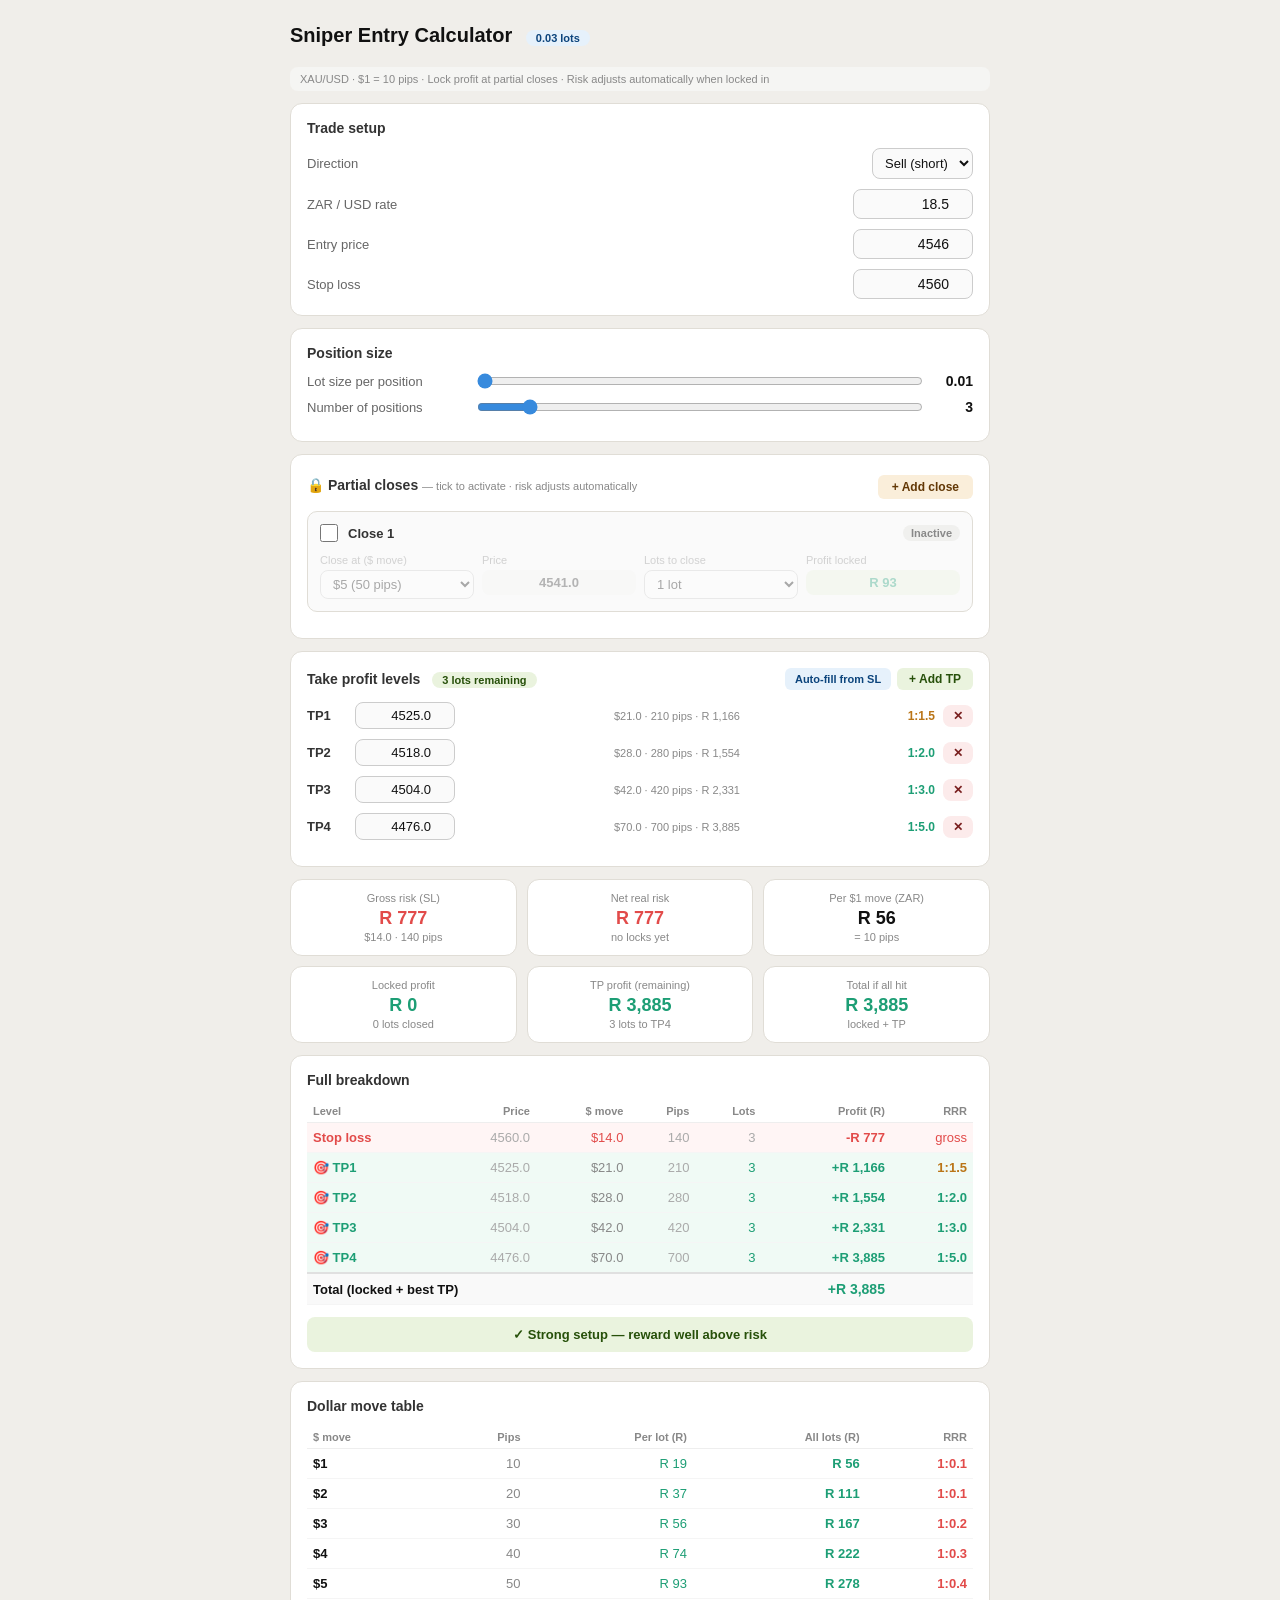
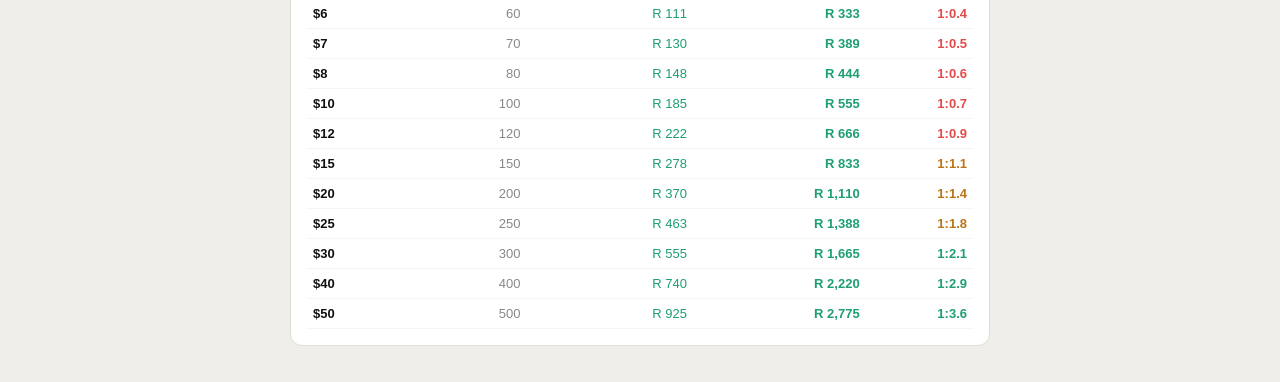
<file: wayne_calculator.html>
<!DOCTYPE html>
<html>
<head>
<title>Wayne's Sniper Entry Calculator</title>
<style>
  * { box-sizing: border-box; margin: 0; padding: 0; font-family: -apple-system, BlinkMacSystemFont, 'Segoe UI', sans-serif; }
  body { background: #f0eeea; min-height: 100vh; padding: 24px 16px; color: #111; }
  .container { max-width: 700px; margin: 0 auto; }
  .header { display: flex; align-items: baseline; gap: 10px; margin-bottom: 20px; flex-wrap: wrap; }
  .header h1 { font-size: 20px; font-weight: 600; }
  h3 { font-size: 14px; font-weight: 600; margin-bottom: 12px; color: #333; }
  .section { background: white; border-radius: 12px; padding: 16px; margin-bottom: 12px; border: 0.5px solid #e0ddd6; }
  .field { display: flex; align-items: center; justify-content: space-between; margin-bottom: 10px; }
  .field:last-child { margin-bottom: 0; }
  .field label { font-size: 13px; color: #666; }
  .field input[type=number] { width: 120px; font-size: 14px; padding: 6px 8px; border: 1px solid #ccc; border-radius: 8px; text-align: right; background: #fafafa; color: #111; outline: none; }
  .field input:focus { border-color: #378add; background: white; }
  .field select { font-size: 13px; padding: 6px 8px; border: 1px solid #ccc; border-radius: 8px; background: #fafafa; color: #111; outline: none; }
  .slider-field { display: flex; align-items: center; gap: 10px; margin-bottom: 10px; }
  .slider-field label { font-size: 13px; color: #666; min-width: 160px; }
  .slider-field input[type=range] { flex: 1; accent-color: #378add; }
  .sv { font-size: 14px; font-weight: 700; min-width: 40px; text-align: right; }
  .results { display: grid; grid-template-columns: 1fr 1fr 1fr; gap: 10px; margin-bottom: 12px; }
  .box { background: white; border-radius: 12px; padding: 12px; text-align: center; border: 0.5px solid #e0ddd6; transition: border-color 0.2s; }
  .box .lbl { font-size: 11px; color: #888; margin-bottom: 4px; }
  .box .num { font-size: 18px; font-weight: 700; }
  .box .sub { font-size: 11px; color: #888; margin-top: 2px; }
  .box.highlight { border-color: #1d9e75; background: #f0faf5; }
  .red { color: #e24b4a; } .green { color: #1d9e75; } .amber { color: #ba7517; } .dark { color: #111; }
  table { width: 100%; border-collapse: collapse; font-size: 13px; }
  th { text-align: right; font-weight: 600; font-size: 11px; color: #888; padding: 5px 6px; border-bottom: 1px solid #eee; }
  th:first-child { text-align: left; }
  td { text-align: right; padding: 7px 6px; border-bottom: 1px solid #f5f5f5; }
  td:first-child { text-align: left; font-weight: 600; }
  .verdict { border-radius: 8px; padding: 10px 14px; font-size: 13px; font-weight: 600; margin-top: 10px; text-align: center; }
  .vg { background: #eaf3de; color: #27500a; }
  .vo { background: #faeeda; color: #633806; }
  .vb { background: #fcebeb; color: #791f1f; }
  .vfree { background: #e6f1fb; color: #0c447c; }
  .pill { display: inline-block; background: #e6f1fb; color: #0c447c; font-size: 11px; padding: 2px 10px; border-radius: 99px; font-weight: 600; margin-left: 8px; }
  .note { font-size: 11px; color: #888; background: #f5f5f3; border-radius: 8px; padding: 6px 10px; margin-bottom: 12px; }
  .tp-row { display: flex; align-items: center; gap: 8px; margin-bottom: 10px; }
  .tp-row label { font-size: 13px; font-weight: 600; color: #333; min-width: 40px; }
  .tp-row input[type=number] { width: 100px; font-size: 13px; padding: 5px 8px; border: 1px solid #ccc; border-radius: 8px; text-align: right; background: #fafafa; color: #111; outline: none; }
  .tp-row input:focus { border-color: #1d9e75; background: white; }
  .tp-info { font-size: 11px; color: #888; flex: 1; text-align: center; }
  .auto-btn { font-size: 11px; background: #e6f1fb; color: #0c447c; border: none; border-radius: 6px; padding: 4px 10px; cursor: pointer; font-weight: 600; }
  .auto-btn:hover { background: #b5d4f4; }
  .tp-header { display: flex; align-items: center; justify-content: space-between; margin-bottom: 12px; }
  .add-btn { font-size: 12px; background: #eaf3de; color: #27500a; border: none; border-radius: 6px; padding: 4px 12px; cursor: pointer; font-weight: 600; }
  .add-btn:hover { background: #c0dd97; }
  .del-btn { font-size: 12px; background: #fcebeb; color: #791f1f; border: none; border-radius: 8px; padding: 4px 10px; cursor: pointer; font-weight: 700; }
  .del-btn:hover { background: #f7c1c1; }
  .pc-block { border-radius: 10px; padding: 12px; margin-bottom: 10px; border: 1.5px solid #e0ddd6; background: #fafafa; transition: all 0.2s; }
  .pc-block.active { background: #fafdf7; border-color: #1d9e75; }
  .pc-top { display: flex; align-items: center; gap: 10px; }
  .pc-top input[type=checkbox] { width: 18px; height: 18px; accent-color: #1d9e75; cursor: pointer; flex-shrink: 0; }
  .pc-label { font-size: 13px; font-weight: 600; color: #333; flex: 1; }
  .pc-badge { font-size: 11px; padding: 2px 8px; border-radius: 99px; font-weight: 600; }
  .pc-badge.on { background: #eaf3de; color: #27500a; }
  .pc-badge.off { background: #f0f0ee; color: #888; }
  .del-pc-btn { font-size: 11px; background: #fcebeb; color: #791f1f; border: none; border-radius: 6px; padding: 3px 8px; cursor: pointer; font-weight: 700; }
  .pc-controls { display: grid; grid-template-columns: 1fr 1fr 1fr 1fr; gap: 8px; margin-top: 12px; }
  .pc-col { display: flex; flex-direction: column; gap: 4px; }
  .pc-col label { font-size: 11px; color: #888; }
  .pc-col select { font-size: 13px; padding: 5px 8px; border: 1px solid #ccc; border-radius: 8px; background: white; color: #111; outline: none; width: 100%; }
  .pc-col select:focus { border-color: #1d9e75; }
  .pc-col .pc-result { font-size: 13px; font-weight: 700; color: #1d9e75; padding: 5px 8px; background: #eaf3de; border-radius: 8px; text-align: center; }
  .pc-col .pc-price { font-size: 13px; font-weight: 600; color: #333; padding: 5px 8px; background: #f5f5f3; border-radius: 8px; text-align: center; }
  .pc-disabled { opacity: 0.35; pointer-events: none; }
  .add-pc-btn { font-size: 12px; background: #faeeda; color: #633806; border: none; border-radius: 6px; padding: 5px 14px; cursor: pointer; font-weight: 600; margin-top: 4px; }
  .add-pc-btn:hover { background: #fac775; }
  .sum-row { display: flex; justify-content: space-between; padding: 7px 0; border-bottom: 1px solid #e8f5ee; font-size: 13px; }
  .sum-row:last-child { border-bottom: none; }
  .risk-adjust-box { background: #fff8e6; border: 1.5px solid #fac775; border-radius: 10px; padding: 12px; margin-top: 10px; }
  .risk-adjust-title { font-size: 12px; font-weight: 700; color: #633806; margin-bottom: 8px; }
  .risk-adjust-row { display: flex; justify-content: space-between; font-size: 13px; padding: 4px 0; }
</style>
</head>
<body>
<div class="container">

<div class="header">
  <h1>Sniper Entry Calculator <span id="totalPill" class="pill">0.03 lots</span></h1>
</div>
<div class="note">XAU/USD · $1 = 10 pips · Lock profit at partial closes · Risk adjusts automatically when locked in</div>

<div class="section">
  <h3>Trade setup</h3>
  <div class="field"><label>Direction</label>
    <select id="dir" onchange="calc()">
      <option value="sell">Sell (short)</option>
      <option value="buy">Buy (long)</option>
    </select>
  </div>
  <div class="field"><label>ZAR / USD rate</label><input type="number" id="zar" value="18.5" step="0.1" oninput="calc()"></div>
  <div class="field"><label>Entry price</label><input type="number" id="entry" value="4546" step="0.1" oninput="calc()"></div>
  <div class="field"><label>Stop loss</label><input type="number" id="sl" value="4560" step="0.1" oninput="calc()"></div>
</div>

<div class="section">
  <h3>Position size</h3>
  <div class="slider-field">
    <label>Lot size per position</label>
    <input type="range" id="ls" min="0.01" max="0.10" step="0.01" value="0.01" oninput="calc()">
    <span class="sv" id="lsVal">0.01</span>
  </div>
  <div class="slider-field">
    <label>Number of positions</label>
    <input type="range" id="np" min="1" max="20" step="1" value="3" oninput="calc()">
    <span class="sv" id="npVal">3</span>
  </div>
</div>

<div class="section">
  <div class="tp-header">
    <h3 style="margin:0">🔒 Partial closes <span style="font-size:11px;color:#888;font-weight:400">— tick to activate · risk adjusts automatically</span></h3>
    <button class="add-pc-btn" onclick="addPC()">+ Add close</button>
  </div>
  <div id="pcContainer"></div>
  <div id="riskAdjustBox" style="display:none" class="risk-adjust-box">
    <div class="risk-adjust-title">⚡ Adjusted risk after partial closes</div>
    <div class="risk-adjust-row"><span style="color:#666">Gross risk (full SL hit)</span><span id="adjGrossRisk" style="color:#e24b4a;font-weight:700">-</span></div>
    <div class="risk-adjust-row"><span style="color:#666">Locked profit (offsets loss)</span><span id="adjLocked" style="color:#1d9e75;font-weight:700">-</span></div>
    <div class="risk-adjust-row" style="border-top:1.5px solid #fac775;margin-top:6px;padding-top:6px"><span style="font-weight:700;color:#333">Net real risk</span><span id="adjNetRisk" style="font-weight:700;font-size:15px">-</span></div>
    <div class="risk-adjust-row"><span style="color:#666">Net risk % of account</span><span id="adjNetPct" style="font-weight:600">-</span></div>
  </div>
  <div id="pcSummary" style="display:none;margin-top:10px;background:#f0faf5;border-radius:8px;padding:12px">
    <div style="font-size:11px;font-weight:600;color:#27500a;margin-bottom:6px;text-transform:uppercase;letter-spacing:.04em">🔒 Locked in</div>
    <div id="pcSummaryRows"></div>
  </div>
</div>

<div class="section">
  <div class="tp-header">
    <h3 style="margin:0">Take profit levels <span id="remainingPill" class="pill" style="background:#eaf3de;color:#27500a">3 lots remaining</span></h3>
    <div style="display:flex;gap:6px">
      <button class="auto-btn" onclick="autoFill()">Auto-fill from SL</button>
      <button class="add-btn" onclick="addTP()">+ Add TP</button>
    </div>
  </div>
  <div id="tpContainer"></div>
</div>

<div class="results">
  <div class="box" id="boxGrossRisk">
    <div class="lbl">Gross risk (SL)</div>
    <div class="num red" id="risk">-</div>
    <div class="sub" id="riskSub">-</div>
  </div>
  <div class="box" id="boxNetRisk">
    <div class="lbl">Net real risk</div>
    <div class="num" id="netRisk" style="color:#e24b4a">-</div>
    <div class="sub" id="netRiskSub">after locks</div>
  </div>
  <div class="box"><div class="lbl">Per $1 move (ZAR)</div><div class="num dark" id="perDollar">-</div><div class="sub">= 10 pips</div></div>
  <div class="box"><div class="lbl">Locked profit</div><div class="num green" id="lockedProfit">R 0</div><div class="sub" id="lockedSub">0 lots closed</div></div>
  <div class="box"><div class="lbl">TP profit (remaining)</div><div class="num green" id="tpProfit">-</div><div class="sub" id="tpProfitSub">-</div></div>
  <div class="box"><div class="lbl">Total if all hit</div><div class="num green" id="totalProfit">-</div><div class="sub">locked + TP</div></div>
</div>

<div class="section">
  <h3>Full breakdown</h3>
  <table>
    <thead><tr><th>Level</th><th>Price</th><th>$ move</th><th>Pips</th><th>Lots</th><th>Profit (R)</th><th>RRR</th></tr></thead>
    <tbody id="tbl"></tbody>
  </table>
  <div id="verdict" class="verdict vg" style="margin-top:12px">✓ Strong setup</div>
</div>

<div class="section">
  <h3>Dollar move table</h3>
  <table>
    <thead><tr><th>$ move</th><th>Pips</th><th>Per lot (R)</th><th>All lots (R)</th><th>RRR</th></tr></thead>
    <tbody id="dollarTbl"></tbody>
  </table>
</div>

<script>
function g(id){ return document.getElementById(id); }
function fz(n){ return 'R '+Math.round(Math.abs(n)).toLocaleString(); }

var tps = [];
var pcs = [];
var ACCOUNT_BAL = 18000;
var DOLLAR_OPTS = [1,2,3,4,5,6,7,8,10,12,15,20,25,30,40,50];

function pipOpts(sel){
  return DOLLAR_OPTS.map(function(d){
    return '<option value="'+d+'"'+(d===sel?' selected':'')+'>$'+d+' ('+d*10+' pips)</option>';
  }).join('');
}
function lotsOpts(sel,max){
  var h='';
  for(var i=1;i<=max;i++) h+='<option value="'+i+'"'+(i===sel?' selected':'')+'>'+i+' lot'+(i>1?'s':'')+'</option>';
  return h;
}
function getPCPrice(pc){
  var entry=parseFloat(g('entry').value)||4546;
  var sign=g('dir').value==='sell'?-1:1;
  return entry+sign*pc.dollar;
}

function renderPCs(){
  var container=g('pcContainer');
  container.innerHTML='';
  var np=parseInt(g('np').value)||3;
  var ls=parseFloat(g('ls').value)||0.01;
  var zar=parseFloat(g('zar').value)||18.5;
  var dollarPerLot=ls*100*zar;

  pcs.forEach(function(pc,i){
    var price=getPCPrice(pc);
    var profit=pc.dollar*dollarPerLot*pc.lots;
    var block=document.createElement('div');
    block.className='pc-block'+(pc.enabled?' active':'');
    block.innerHTML=
      '<div class="pc-top">'
        +'<input type="checkbox" '+(pc.enabled?'checked':'')+' onchange="togglePC('+i+',this.checked)">'
        +'<span class="pc-label">'+pc.label+'</span>'
        +'<span class="pc-badge '+(pc.enabled?'on':'off')+'">'+(pc.enabled?'🔒 +'+fz(profit):'Inactive')+'</span>'
        +(pcs.length>1?'<button class="del-pc-btn" onclick="removePC('+i+')">✕</button>':'')
      +'</div>'
      +'<div class="pc-controls'+(pc.enabled?'':' pc-disabled')+'">'
        +'<div class="pc-col"><label>Close at ($ move)</label><select onchange="updatePC('+i+',\'dollar\',this.value)">'+pipOpts(pc.dollar)+'</select></div>'
        +'<div class="pc-col"><label>Price</label><div class="pc-price">'+price.toFixed(1)+'</div></div>'
        +'<div class="pc-col"><label>Lots to close</label><select onchange="updatePC('+i+',\'lots\',this.value)">'+lotsOpts(pc.lots,np)+'</select></div>'
        +'<div class="pc-col"><label>Profit locked</label><div class="pc-result">'+fz(profit)+'</div></div>'
      +'</div>';
    container.appendChild(block);
  });

  var activePCs=pcs.filter(function(p){ return p.enabled; });
  if(activePCs.length>0){
    g('pcSummary').style.display='block';
    var total=0; var rows='';
    activePCs.forEach(function(pc){
      var profit=pc.dollar*dollarPerLot*pc.lots;
      total+=profit;
      rows+='<div class="sum-row"><span style="color:#666">'+pc.label+' — '+pc.lots+' lot'+(pc.lots>1?'s':'')+' @ $'+pc.dollar+' move ('+pc.dollar*10+' pips)</span><span style="font-weight:700;color:#1d9e75">+'+fz(profit)+'</span></div>';
    });
    rows+='<div class="sum-row" style="border-top:2px solid #c0dd97;margin-top:4px;padding-top:10px"><span style="font-weight:700">Total locked</span><span style="font-weight:700;color:#1d9e75;font-size:15px">+'+fz(total)+'</span></div>';
    g('pcSummaryRows').innerHTML=rows;
  } else {
    g('pcSummary').style.display='none';
  }
}

function togglePC(i,v){ pcs[i].enabled=v; calc(); }
function updatePC(i,key,val){
  if(key==='dollar') pcs[i].dollar=parseFloat(val)||5;
  if(key==='lots')   pcs[i].lots=parseInt(val)||1;
  calc();
}
function removePC(i){ pcs.splice(i,1); pcs.forEach(function(p,idx){ p.label='Close '+(idx+1); }); calc(); }
function addPC(){
  pcs.push({ enabled:false, dollar:5, lots:1, label:'Close '+(pcs.length+1) });
  calc();
}

function renderTPs(rem,dollarPerLot,slDist,entry){
  var container=g('tpContainer');
  container.innerHTML='';
  tps.forEach(function(tp,i){
    var dist=Math.abs(tp.val-entry);
    var profit=dist*dollarPerLot*rem;
    var rrr=slDist>0?(dist/slDist).toFixed(1):'0';
    var rrc=parseFloat(rrr)>=2?'#1d9e75':parseFloat(rrr)>=1.5?'#ba7517':'#e24b4a';
    var row=document.createElement('div');
    row.className='tp-row';
    row.innerHTML='<label>'+tp.label+'</label>'
      +'<input type="number" value="'+tp.val.toFixed(1)+'" step="0.1" onchange="updateTP('+i+',this.value)">'
      +'<span class="tp-info">$'+dist.toFixed(1)+' · '+Math.round(dist*10)+' pips · '+fz(profit)+'</span>'
      +'<span style="font-size:12px;font-weight:700;min-width:36px;text-align:right;color:'+rrc+'">1:'+rrr+'</span>'
      +(tps.length>1?'<button class="del-btn" onclick="removeTP('+i+')">✕</button>':'<span style="width:38px"></span>');
    container.appendChild(row);
  });
}

function updateTP(i,val){ tps[i].val=parseFloat(val)||tps[i].val; calc(); }
function addTP(){
  var entry=parseFloat(g('entry').value)||4546;
  var sl=parseFloat(g('sl').value)||4560;
  var dir=g('dir').value;
  var slDist=Math.abs(sl-entry);
  var sign=dir==='sell'?-1:1;
  var last=tps.length>0?tps[tps.length-1].val:entry;
  tps.push({ val:parseFloat((last+sign*slDist).toFixed(1)), label:'TP'+(tps.length+1) });
  calc();
}
function removeTP(i){ tps.splice(i,1); tps.forEach(function(tp,idx){ tp.label='TP'+(idx+1); }); calc(); }
function autoFill(){
  var entry=parseFloat(g('entry').value)||4546;
  var sl=parseFloat(g('sl').value)||4560;
  var dir=g('dir').value;
  var slDist=Math.abs(sl-entry);
  var sign=dir==='sell'?-1:1;
  tps=[
    { val:parseFloat((entry+sign*slDist*1.5).toFixed(1)), label:'TP1' },
    { val:parseFloat((entry+sign*slDist*2).toFixed(1)),   label:'TP2' },
    { val:parseFloat((entry+sign*slDist*3).toFixed(1)),   label:'TP3' },
    { val:parseFloat((entry+sign*slDist*5).toFixed(1)),   label:'TP4' },
  ];
  calc();
}

function calc(){
  var zar=parseFloat(g('zar').value)||18.5;
  var dir=g('dir').value;
  var entry=parseFloat(g('entry').value)||4546;
  var sl=parseFloat(g('sl').value)||4560;
  var ls=parseFloat(g('ls').value)||0.01;
  var np=parseInt(g('np').value)||3;

  g('lsVal').textContent=ls.toFixed(2);
  g('npVal').textContent=np;
  g('totalPill').textContent=(ls*np).toFixed(2)+' lots';

  var slDist=Math.abs(sl-entry);
  var slPips=Math.round(slDist*10);
  var dollarPerLot=ls*100*zar;
  var pipPerLot=dollarPerLot/10;
  var grossRisk=slDist*dollarPerLot*np;

  g('risk').textContent=fz(grossRisk);
  g('riskSub').textContent='$'+slDist.toFixed(1)+' · '+slPips+' pips';
  g('perDollar').textContent=fz(dollarPerLot*np);

  // Partial close calcs
  var activePCs=pcs.filter(function(p){ return p.enabled; });
  var lockedLots=activePCs.reduce(function(s,p){ return s+p.lots; },0);
  var lockedProfit=activePCs.reduce(function(s,p){ return s+p.dollar*dollarPerLot*p.lots; },0);
  var remainingLots=Math.max(np-lockedLots,0);

  // Adjusted risk = gross risk on remaining lots - locked profit
  // If SL hits after lock-in: lose on remaining lots, but keep locked profit
  var grossRiskRemaining = slDist*dollarPerLot*remainingLots;
  var netRisk = Math.max(grossRiskRemaining - lockedProfit, 0);
  var isFreeRide = lockedProfit >= grossRiskRemaining;
  var netRiskPct = (netRisk/ACCOUNT_BAL*100).toFixed(2);

  // Update net risk box
  var netRiskEl=g('netRisk');
  var boxNet=g('boxNetRisk');
  if(activePCs.length>0){
    if(isFreeRide){
      netRiskEl.textContent='FREE RIDE';
      netRiskEl.style.color='#0c447c';
      netRiskEl.style.fontSize='14px';
      boxNet.className='box highlight';
      g('netRiskSub').textContent='locked > SL loss 🎉';
    } else {
      netRiskEl.textContent=fz(netRisk);
      netRiskEl.style.color=netRisk<grossRisk/2?'#ba7517':'#e24b4a';
      netRiskEl.style.fontSize='18px';
      boxNet.className='box';
      g('netRiskSub').textContent=netRiskPct+'% of account';
    }
    g('riskAdjustBox').style.display='block';
    g('adjGrossRisk').textContent='-'+fz(grossRisk);
    g('adjLocked').textContent='+'+fz(lockedProfit);
    g('adjNetRisk').textContent=isFreeRide?'FREE RIDE 🎉 (R'+Math.round(lockedProfit-grossRiskRemaining).toLocaleString()+' guaranteed)':'-'+fz(netRisk);
    g('adjNetRisk').style.color=isFreeRide?'#0c447c':netRisk<grossRisk/2?'#ba7517':'#e24b4a';
    g('adjNetPct').textContent=isFreeRide?'0% — you cannot lose':netRiskPct+'%';
  } else {
    netRiskEl.textContent=fz(grossRisk);
    netRiskEl.style.color='#e24b4a';
    netRiskEl.style.fontSize='18px';
    boxNet.className='box';
    g('netRiskSub').textContent='no locks yet';
    g('riskAdjustBox').style.display='none';
  }

  g('lockedProfit').textContent=fz(lockedProfit);
  g('lockedSub').textContent=lockedLots+' lot'+(lockedLots!==1?'s':'')+' closed';
  g('remainingPill').textContent=remainingLots+' lot'+(remainingLots!==1?'s':'')+' remaining';

  renderPCs();
  renderTPs(remainingLots,dollarPerLot,slDist,entry);

  var bestTP=tps.length>0?tps[tps.length-1]:null;
  var tpProfit=bestTP?Math.abs(bestTP.val-entry)*dollarPerLot*remainingLots:0;
  var bestRRR=bestTP&&slDist>0?Math.abs(bestTP.val-entry)/slDist:0;
  g('tpProfit').textContent=fz(tpProfit);
  g('tpProfitSub').textContent=remainingLots+' lots to TP'+tps.length;
  g('totalProfit').textContent=fz(lockedProfit+tpProfit);

  // Breakdown table
  var html='<tr style="background:#fff5f5">'
    +'<td style="color:#e24b4a">Stop loss</td>'
    +'<td style="color:#aaa">'+sl.toFixed(1)+'</td>'
    +'<td style="color:#e24b4a">$'+slDist.toFixed(1)+'</td>'
    +'<td style="color:#aaa">'+slPips+'</td>'
    +'<td style="color:#aaa">'+np+'</td>'
    +'<td style="color:#e24b4a;font-weight:700">-'+fz(grossRisk)+'</td>'
    +'<td style="color:#e24b4a">gross</td>'
    +'</tr>';

  if(activePCs.length>0){
    html+='<tr style="background:#fff8e6">'
      +'<td style="color:#ba7517" colspan="5">Net real risk (after locks)</td>'
      +'<td style="color:'+(isFreeRide?'#0c447c':netRisk<grossRisk/2?'#ba7517':'#e24b4a')+';font-weight:700">'+(isFreeRide?'FREE RIDE 🎉':'-'+fz(netRisk))+'</td>'
      +'<td></td></tr>';
  }

  activePCs.forEach(function(pc){
    var price=getPCPrice(pc);
    var pips=pc.dollar*10;
    var profit=pc.dollar*dollarPerLot*pc.lots;
    var rrr=slDist>0?(pc.dollar/slDist).toFixed(1):'0';
    html+='<tr style="background:#fafdf7">'
      +'<td style="color:#1d9e75">🔒 '+pc.label+'</td>'
      +'<td style="color:#aaa">'+price.toFixed(1)+'</td>'
      +'<td style="color:#888">$'+pc.dollar+'</td>'
      +'<td style="color:#aaa">'+pips+'</td>'
      +'<td style="color:#1d9e75">'+pc.lots+'</td>'
      +'<td style="color:#1d9e75;font-weight:700">+'+fz(profit)+'</td>'
      +'<td style="color:#ba7517">1:'+rrr+'</td>'
      +'</tr>';
  });

  tps.forEach(function(tp){
    var dist=Math.abs(tp.val-entry);
    var pips=Math.round(dist*10);
    var profit=dist*dollarPerLot*remainingLots;
    var rrr=slDist>0?(dist/slDist).toFixed(1):'0';
    var rrc=parseFloat(rrr)>=2?'#1d9e75':parseFloat(rrr)>=1.5?'#ba7517':'#e24b4a';
    html+='<tr style="background:#f0faf5">'
      +'<td style="color:#1d9e75">🎯 '+tp.label+'</td>'
      +'<td style="color:#aaa">'+tp.val.toFixed(1)+'</td>'
      +'<td style="color:#888">$'+dist.toFixed(1)+'</td>'
      +'<td style="color:#aaa">'+pips+'</td>'
      +'<td style="color:#1d9e75">'+remainingLots+'</td>'
      +'<td style="color:#1d9e75;font-weight:700">+'+fz(profit)+'</td>'
      +'<td style="color:'+rrc+';font-weight:700">1:'+rrr+'</td>'
      +'</tr>';
  });

  html+='<tr style="border-top:2px solid #e0e0e0;background:#f9f9f9">'
    +'<td colspan="5" style="font-weight:700">Total (locked + best TP)</td>'
    +'<td style="color:#1d9e75;font-weight:700;font-size:14px">+'+fz(lockedProfit+tpProfit)+'</td>'
    +'<td></td></tr>';
  g('tbl').innerHTML=html;

  var verd=g('verdict');
  if(isFreeRide){verd.className='verdict vfree';verd.textContent='🎉 Free ride — locked profit covers SL risk. You cannot lose on this trade!';}
  else if(bestRRR>=2.5){verd.className='verdict vg';verd.textContent='✓ Strong setup — reward well above risk';}
  else if(bestRRR>=1.5){verd.className='verdict vo';verd.textContent='⚠ Acceptable — consider widening TP';}
  else{verd.className='verdict vb';verd.textContent='✗ Weak — RRR below 1.5, reconsider';}

  var moves=[1,2,3,4,5,6,7,8,10,12,15,20,25,30,40,50];
  var dhtml='';
  moves.forEach(function(d){
    var pips=d*10;
    var perL=d*dollarPerLot;
    var tot=perL*np;
    var rrr=slDist>0?(d/slDist).toFixed(1):'0';
    var rrc=parseFloat(rrr)>=2?'#1d9e75':parseFloat(rrr)>=1?'#ba7517':'#e24b4a';
    var tags='';
    tps.forEach(function(tp){ if(Math.abs(d-Math.abs(tp.val-entry))<0.3) tags+=' <span style="font-size:10px;background:#eaf3de;color:#27500a;padding:1px 6px;border-radius:99px">'+tp.label+'</span>'; });
    activePCs.forEach(function(pc){ if(d===pc.dollar) tags+=' <span style="font-size:10px;background:#faeeda;color:#633806;padding:1px 6px;border-radius:99px">🔒</span>'; });
    var hiSL=Math.abs(d-slDist)<0.3;
    if(hiSL) tags+=' <span style="font-size:10px;background:#fcebeb;color:#791f1f;padding:1px 6px;border-radius:99px">SL</span>';
    var bg=tags.includes('TP')?'background:#f0faf5;':tags.includes('🔒')?'background:#fafdf7;':hiSL?'background:#fff5f5;':'';
    dhtml+='<tr style="'+bg+'">'
      +'<td>$'+d+tags+'</td>'
      +'<td style="color:#888">'+pips+'</td>'
      +'<td style="color:#1d9e75">'+fz(perL)+'</td>'
      +'<td style="color:#1d9e75;font-weight:700">'+fz(tot)+'</td>'
      +'<td style="color:'+rrc+';font-weight:600">1:'+rrr+'</td>'
      +'</tr>';
  });
  g('dollarTbl').innerHTML=dhtml;
}

addPC();
autoFill();
</script>
</div>
</body>
</html>
</file>
